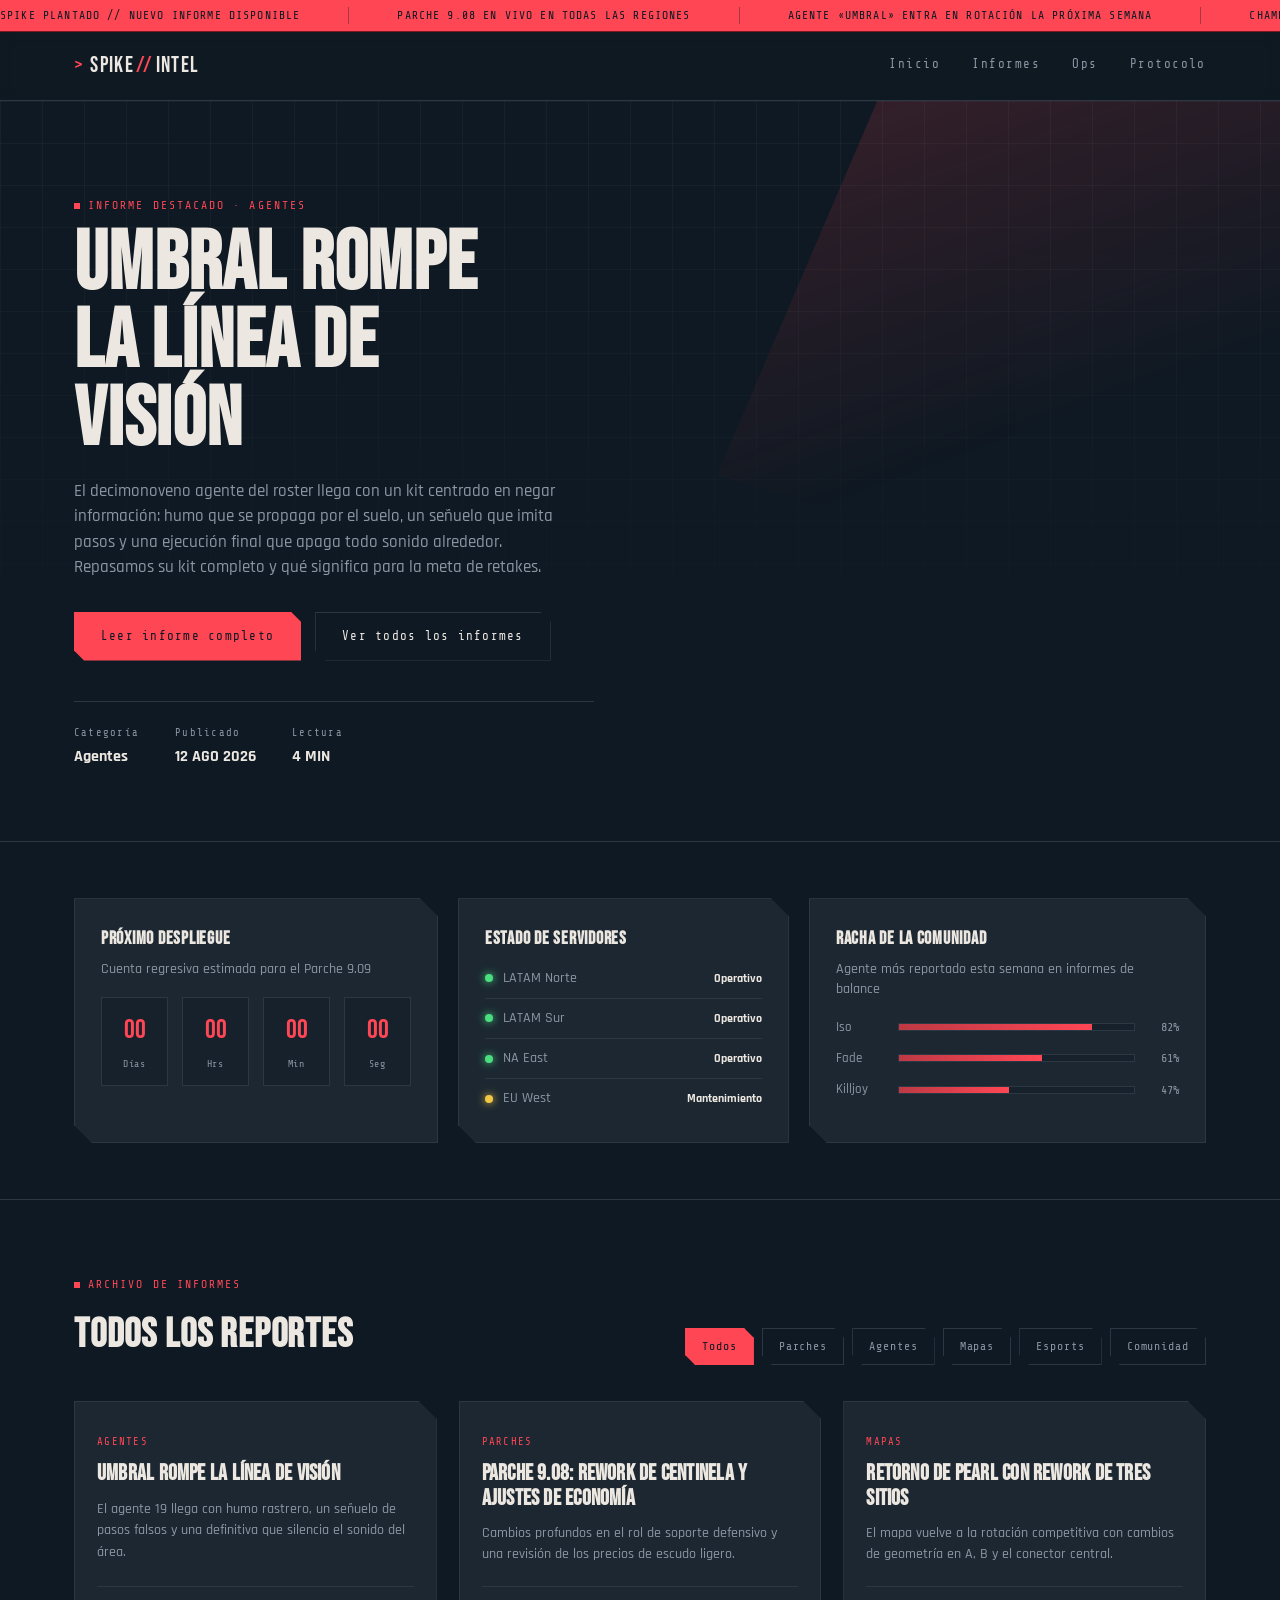
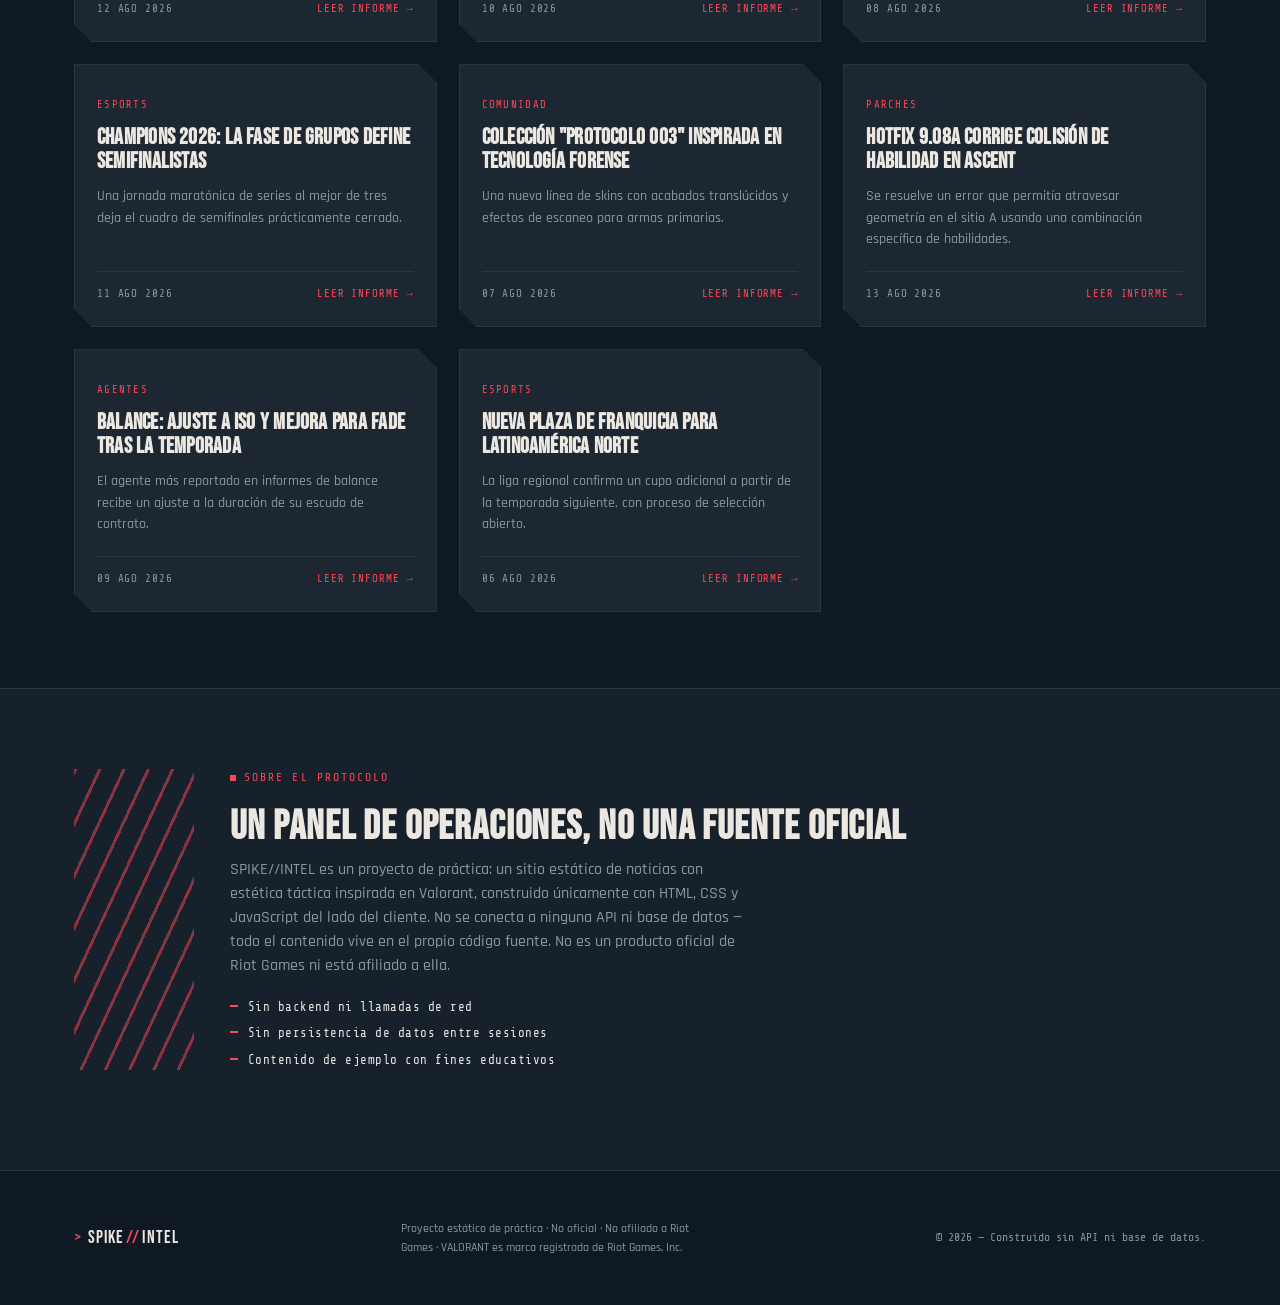
<file: index.html>
<!DOCTYPE html>
<html lang="es">
<head>
<meta charset="UTF-8">
<meta name="viewport" content="width=device-width, initial-scale=1.0">
<title>SPIKE//INTEL — Reportes tácticos de Valorant</title>
<meta name="description" content="Informes no oficiales sobre parches, agentes, mapas y esports de Valorant.">
<link rel="preconnect" href="https://fonts.googleapis.com">
<link rel="preconnect" href="https://fonts.gstatic.com" crossorigin>
<link href="https://fonts.googleapis.com/css2?family=Bebas+Neue&family=Rajdhani:wght@400;500;600;700&family=Share+Tech+Mono&display=swap" rel="stylesheet">
<link rel="stylesheet" href="style.css">
</head>
<body>

<!-- TICKER -->
<div class="ticker" aria-hidden="true">
  <div class="ticker__track">
    <span>SPIKE PLANTADO // NUEVO INFORME DISPONIBLE</span>
    <span>PARCHE 9.08 EN VIVO EN TODAS LAS REGIONES</span>
    <span>AGENTE «UMBRAL» ENTRA EN ROTACIÓN LA PRÓXIMA SEMANA</span>
    <span>CHAMPIONS 2026 · FASE DE GRUPOS EN CURSO</span>
    <span>ESTADO DE SERVIDORES: OPERATIVO</span>
    <span>SPIKE PLANTADO // NUEVO INFORME DISPONIBLE</span>
    <span>PARCHE 9.08 EN VIVO EN TODAS LAS REGIONES</span>
    <span>AGENTE «UMBRAL» ENTRA EN ROTACIÓN LA PRÓXIMA SEMANA</span>
    <span>CHAMPIONS 2026 · FASE DE GRUPOS EN CURSO</span>
    <span>ESTADO DE SERVIDORES: OPERATIVO</span>
  </div>
</div>

<!-- HEADER -->
<header class="site-header">
  <div class="wrap site-header__inner">
    <a href="#top" class="logo">
      <span class="logo__mark">&gt;</span>SPIKE<span class="logo__slash">//</span>INTEL
    </a>

    <nav class="nav" id="nav">
      <a href="#hero" class="nav__link">Inicio</a>
      <a href="#feed" class="nav__link">Informes</a>
      <a href="#briefing" class="nav__link">Ops</a>
      <a href="#about" class="nav__link">Protocolo</a>
    </nav>

    <button class="nav-toggle" id="navToggle" aria-label="Abrir menú" aria-expanded="false" aria-controls="nav">
      <span></span><span></span><span></span>
    </button>
  </div>
</header>

<main id="top">

  <!-- HERO -->
  <section class="hero" id="hero">
    <div class="hero__bg" aria-hidden="true">
      <div class="hero__silhouette"></div>
      <div class="hero__grid"></div>
    </div>
    <div class="wrap hero__inner">
      <p class="eyebrow"><span class="eyebrow__dot"></span>INFORME DESTACADO · AGENTES</p>
      <h1 class="hero__title">UMBRAL ROMPE<br>LA LÍNEA DE VISIÓN</h1>
      <p class="hero__excerpt">
        El decimonoveno agente del roster llega con un kit centrado en negar información: humo que se
        propaga por el suelo, un señuelo que imita pasos y una ejecución final que apaga todo sonido
        alrededor. Repasamos su kit completo y qué significa para la meta de retakes.
      </p>
      <div class="hero__actions">
        <button class="btn btn--primary" data-open-article="umbral">Leer informe completo</button>
        <a href="#feed" class="btn btn--ghost">Ver todos los informes</a>
      </div>
      <dl class="hero__meta">
        <div><dt>Categoría</dt><dd>Agentes</dd></div>
        <div><dt>Publicado</dt><dd>12 AGO 2026</dd></div>
        <div><dt>Lectura</dt><dd>4 MIN</dd></div>
      </dl>
    </div>
  </section>

  <!-- BRIEFING STRIP -->
  <section class="briefing" id="briefing">
    <div class="wrap briefing__inner">
      <article class="panel panel--countdown">
        <h2 class="panel__title">Próximo despliegue</h2>
        <p class="panel__sub">Cuenta regresiva estimada para el Parche 9.09</p>
        <div class="countdown" id="countdown" role="timer" aria-live="off">
          <div class="countdown__unit"><span id="cd-days">--</span><label>Días</label></div>
          <div class="countdown__unit"><span id="cd-hours">--</span><label>Hrs</label></div>
          <div class="countdown__unit"><span id="cd-mins">--</span><label>Min</label></div>
          <div class="countdown__unit"><span id="cd-secs">--</span><label>Seg</label></div>
        </div>
      </article>

      <article class="panel panel--status">
        <h2 class="panel__title">Estado de servidores</h2>
        <ul class="status-list">
          <li><span class="dot dot--ok"></span>LATAM Norte <b>Operativo</b></li>
          <li><span class="dot dot--ok"></span>LATAM Sur <b>Operativo</b></li>
          <li><span class="dot dot--ok"></span>NA East <b>Operativo</b></li>
          <li><span class="dot dot--warn"></span>EU West <b>Mantenimiento</b></li>
        </ul>
      </article>

      <article class="panel panel--rank">
        <h2 class="panel__title">Racha de la comunidad</h2>
        <p class="panel__sub">Agente más reportado esta semana en informes de balance</p>
        <div class="rankbar">
          <span class="rankbar__label">Iso</span>
          <div class="rankbar__track"><div class="rankbar__fill" style="--v:82%"></div></div>
          <span class="rankbar__val">82%</span>
        </div>
        <div class="rankbar">
          <span class="rankbar__label">Fade</span>
          <div class="rankbar__track"><div class="rankbar__fill" style="--v:61%"></div></div>
          <span class="rankbar__val">61%</span>
        </div>
        <div class="rankbar">
          <span class="rankbar__label">Killjoy</span>
          <div class="rankbar__track"><div class="rankbar__fill" style="--v:47%"></div></div>
          <span class="rankbar__val">47%</span>
        </div>
      </article>
    </div>
  </section>

  <!-- FEED -->
  <section class="feed" id="feed">
    <div class="wrap">
      <div class="feed__head">
        <div>
          <p class="eyebrow"><span class="eyebrow__dot"></span>ARCHIVO DE INFORMES</p>
          <h2 class="section-title">Todos los reportes</h2>
        </div>
        <div class="filters" id="filters" role="tablist" aria-label="Filtrar por categoría">
          <button class="filter is-active" data-filter="todos">Todos</button>
          <button class="filter" data-filter="parche">Parches</button>
          <button class="filter" data-filter="agentes">Agentes</button>
          <button class="filter" data-filter="mapas">Mapas</button>
          <button class="filter" data-filter="esports">Esports</button>
          <button class="filter" data-filter="comunidad">Comunidad</button>
        </div>
      </div>

      <div class="grid" id="grid"><!-- generado por script.js --></div>
    </div>
  </section>

  <!-- ABOUT / PROTOCOLO -->
  <section class="about" id="about">
    <div class="wrap about__inner">
      <div class="about__slash" aria-hidden="true"></div>
      <div>
        <p class="eyebrow"><span class="eyebrow__dot"></span>SOBRE EL PROTOCOLO</p>
        <h2 class="section-title">Un panel de operaciones, no una fuente oficial</h2>
        <p class="about__text">
          SPIKE//INTEL es un proyecto de práctica: un sitio estático de noticias con estética táctica
          inspirada en Valorant, construido únicamente con HTML, CSS y JavaScript del lado del cliente.
          No se conecta a ninguna API ni base de datos — todo el contenido vive en el propio código
          fuente. No es un producto oficial de Riot Games ni está afiliado a ella.
        </p>
        <ul class="about__list">
          <li>Sin backend ni llamadas de red</li>
          <li>Sin persistencia de datos entre sesiones</li>
          <li>Contenido de ejemplo con fines educativos</li>
        </ul>
      </div>
    </div>
  </section>

</main>

<!-- MODAL -->
<div class="modal" id="modal" aria-hidden="true">
  <div class="modal__backdrop" data-close-article></div>
  <div class="modal__panel" role="dialog" aria-modal="true" aria-labelledby="modalTitle">
    <button class="modal__close" data-close-article aria-label="Cerrar informe">&times;</button>
    <p class="eyebrow" id="modalTag"><span class="eyebrow__dot"></span>CATEGORÍA</p>
    <h3 class="modal__title" id="modalTitle">Título</h3>
    <p class="modal__meta" id="modalMeta">Fecha · Lectura</p>
    <div class="modal__body" id="modalBody"></div>
  </div>
</div>

<footer class="site-footer">
  <div class="wrap site-footer__inner">
    <p class="logo logo--footer"><span class="logo__mark">&gt;</span>SPIKE<span class="logo__slash">//</span>INTEL</p>
    <p class="site-footer__note">
      Proyecto estático de práctica · No oficial · No afiliado a Riot Games · VALORANT es marca registrada de Riot Games, Inc.
    </p>
    <p class="site-footer__copy">© 2026 — Construido sin API ni base de datos.</p>
  </div>
</footer>

<script src="script.js"></script>
</body>
</html>
</file>
<file: style.css>
/* =========================================================
   SPIKE//INTEL — design tokens
========================================================= */
:root{
  --void:        #0F1923;
  --void-2:      #16212C;
  --panel:       #1C2731;
  --line:        #2B3844;
  --ash:         #ECE8E1;
  --steel:       #8A96A3;
  --red:         #FF4655;
  --red-dim:     #BD3944;
  --ok:          #4ADE80;
  --warn:        #F2C744;

  --font-display: 'Bebas Neue', 'Rajdhani', sans-serif;
  --font-body:    'Rajdhani', 'Segoe UI', sans-serif;
  --font-mono:    'Share Tech Mono', monospace;

  --wrap: 1180px;
  --edge: polygon(0 0, calc(100% - 18px) 0, 100% 18px, 100% 100%, 18px 100%, 0 calc(100% - 18px));
  --edge-sm: polygon(0 0, calc(100% - 10px) 0, 100% 10px, 100% 100%, 10px 100%, 0 calc(100% - 10px));
}

*,*::before,*::after{ box-sizing:border-box; }
html{ scroll-behavior:smooth; }
body{
  margin:0;
  background:var(--void);
  color:var(--ash);
  font-family:var(--font-body);
  font-weight:500;
  line-height:1.5;
  -webkit-font-smoothing:antialiased;
}
img{ max-width:100%; display:block; }
a{ color:inherit; text-decoration:none; }
ul{ list-style:none; margin:0; padding:0; }
button{ font:inherit; cursor:pointer; }

.wrap{
  max-width:var(--wrap);
  margin-inline:auto;
  padding-inline:24px;
}

:focus-visible{
  outline:2px solid var(--red);
  outline-offset:3px;
}

.eyebrow{
  display:flex; align-items:center; gap:8px;
  font-family:var(--font-mono);
  font-size:.72rem;
  letter-spacing:.18em;
  color:var(--red);
  margin:0 0 10px;
}
.eyebrow__dot{
  width:6px; height:6px; background:var(--red);
  display:inline-block;
  animation:pulse 1.8s ease-in-out infinite;
}
@keyframes pulse{
  0%,100%{ opacity:1; transform:scale(1); }
  50%{ opacity:.35; transform:scale(1.4); }
}

.section-title{
  font-family:var(--font-display);
  font-size:clamp(1.9rem, 3.2vw, 2.6rem);
  letter-spacing:.02em;
  margin:0;
  text-transform:uppercase;
}

/* =========================================================
   TICKER
========================================================= */
.ticker{
  background:var(--red);
  color:var(--void);
  overflow:hidden;
  white-space:nowrap;
  border-bottom:1px solid #7c1720;
}
.ticker__track{
  display:inline-flex;
  gap:48px;
  padding:7px 0;
  font-family:var(--font-mono);
  font-size:.72rem;
  letter-spacing:.1em;
  animation:scroll-left 32s linear infinite;
}
.ticker__track span{ padding-right:48px; border-right:1px solid rgba(15,25,35,.35); }
.ticker__track span:last-child{ border-right:none; }
@keyframes scroll-left{
  from{ transform:translateX(0); }
  to{ transform:translateX(-50%); }
}

/* =========================================================
   HEADER
========================================================= */
.site-header{
  position:sticky; top:0; z-index:40;
  background:rgba(15,25,35,.92);
  backdrop-filter:blur(6px);
  border-bottom:1px solid var(--line);
}
.site-header__inner{
  display:flex; align-items:center; justify-content:space-between;
  height:68px;
}
.logo{
  font-family:var(--font-display);
  font-size:1.4rem;
  letter-spacing:.06em;
  display:flex; align-items:baseline; gap:2px;
}
.logo__mark{ color:var(--red); margin-right:4px; }
.logo__slash{ color:var(--red); }

.nav{ display:flex; gap:32px; }
.nav__link{
  font-family:var(--font-mono);
  font-size:.78rem;
  letter-spacing:.12em;
  color:var(--steel);
  position:relative;
  padding-bottom:4px;
  transition:color .2s ease;
}
.nav__link::after{
  content:"";
  position:absolute; left:0; bottom:0;
  width:0; height:2px; background:var(--red);
  transition:width .25s ease;
}
.nav__link:hover{ color:var(--ash); }
.nav__link:hover::after{ width:100%; }

.nav-toggle{
  display:none;
  flex-direction:column; gap:5px;
  background:none; border:none; padding:8px;
}
.nav-toggle span{
  width:22px; height:2px; background:var(--ash);
  transition:transform .25s ease, opacity .25s ease;
}
.nav-toggle.is-open span:nth-child(1){ transform:translateY(7px) rotate(45deg); }
.nav-toggle.is-open span:nth-child(2){ opacity:0; }
.nav-toggle.is-open span:nth-child(3){ transform:translateY(-7px) rotate(-45deg); }

/* =========================================================
   HERO
========================================================= */
.hero{
  position:relative;
  padding:96px 0 72px;
  overflow:hidden;
  border-bottom:1px solid var(--line);
}
.hero__bg{ position:absolute; inset:0; z-index:0; }
.hero__grid{
  position:absolute; inset:0;
  background-image:
    linear-gradient(rgba(236,232,225,.045) 1px, transparent 1px),
    linear-gradient(90deg, rgba(236,232,225,.045) 1px, transparent 1px);
  background-size:42px 42px;
  mask-image:linear-gradient(to bottom, black, transparent 85%);
}
.hero__silhouette{
  position:absolute;
  right:-6%; top:-10%;
  width:640px; height:640px;
  background:linear-gradient(160deg, var(--red-dim) 0%, transparent 60%);
  clip-path:polygon(30% 0%, 100% 0%, 100% 100%, 0% 70%);
  opacity:.28;
  filter:blur(2px);
}
.hero__inner{ position:relative; z-index:1; }
.hero__title{
  font-family:var(--font-display);
  font-size:clamp(2.6rem, 7vw, 5.2rem);
  line-height:.94;
  letter-spacing:.01em;
  margin:0 0 20px;
  text-transform:uppercase;
  max-width:14ch;
}
.hero__excerpt{
  max-width:56ch;
  color:var(--steel);
  font-size:1.05rem;
  margin:0 0 32px;
}
.hero__actions{ display:flex; gap:14px; flex-wrap:wrap; margin-bottom:40px; }

.btn{
  font-family:var(--font-mono);
  font-size:.78rem;
  letter-spacing:.1em;
  padding:14px 26px;
  border:1px solid transparent;
  clip-path:var(--edge-sm);
  transition:transform .15s ease, background .2s ease, color .2s ease;
}
.btn--primary{ background:var(--red); color:var(--void); }
.btn--primary:hover{ background:#ff5c69; transform:translateY(-2px); }
.btn--ghost{ background:transparent; color:var(--ash); border-color:var(--line); }
.btn--ghost:hover{ border-color:var(--red); color:var(--red); transform:translateY(-2px); }

.hero__meta{
  display:flex; gap:36px;
  margin:0; padding-top:24px;
  border-top:1px solid var(--line);
  max-width:520px;
}
.hero__meta dt{
  font-family:var(--font-mono);
  font-size:.65rem; letter-spacing:.12em;
  color:var(--steel); margin-bottom:4px;
}
.hero__meta dd{ margin:0; font-weight:700; }

/* =========================================================
   BRIEFING PANELS
========================================================= */
.briefing{ padding:56px 0; border-bottom:1px solid var(--line); }
.briefing__inner{
  display:grid;
  grid-template-columns:1.1fr 1fr 1.2fr;
  gap:20px;
}
.panel{
  background:var(--panel);
  border:1px solid var(--line);
  clip-path:var(--edge);
  padding:26px 26px 24px;
  position:relative;
}
.panel__title{
  font-family:var(--font-display);
  font-size:1.15rem;
  letter-spacing:.04em;
  text-transform:uppercase;
  margin:0 0 6px;
}
.panel__sub{ color:var(--steel); font-size:.85rem; margin:0 0 18px; }

.countdown{ display:flex; gap:14px; }
.countdown__unit{
  flex:1;
  background:var(--void-2);
  border:1px solid var(--line);
  text-align:center;
  padding:12px 4px 10px;
}
.countdown__unit span{
  display:block;
  font-family:var(--font-display);
  font-size:1.7rem;
  color:var(--red);
}
.countdown__unit label{
  font-family:var(--font-mono);
  font-size:.62rem;
  letter-spacing:.1em;
  color:var(--steel);
}

.status-list li{
  display:flex; align-items:center; gap:10px;
  padding:9px 0;
  border-bottom:1px solid var(--line);
  font-size:.88rem;
  color:var(--steel);
}
.status-list li:last-child{ border-bottom:none; }
.status-list b{ margin-left:auto; color:var(--ash); font-weight:700; font-size:.78rem; }
.dot{ width:8px; height:8px; border-radius:50%; flex-shrink:0; }
.dot--ok{ background:var(--ok); box-shadow:0 0 8px var(--ok); }
.dot--warn{ background:var(--warn); box-shadow:0 0 8px var(--warn); }

.rankbar{ display:flex; align-items:center; gap:10px; margin-bottom:12px; }
.rankbar:last-child{ margin-bottom:0; }
.rankbar__label{ width:52px; font-size:.8rem; color:var(--steel); flex-shrink:0; }
.rankbar__track{ flex:1; height:8px; background:var(--void-2); border:1px solid var(--line); }
.rankbar__fill{
  height:100%; width:var(--v);
  background:linear-gradient(90deg, var(--red-dim), var(--red));
}
.rankbar__val{ width:34px; text-align:right; font-family:var(--font-mono); font-size:.75rem; color:var(--steel); }

/* =========================================================
   FEED / FILTERS / GRID
========================================================= */
.feed{ padding:76px 0; }
.feed__head{
  display:flex; justify-content:space-between; align-items:flex-end;
  gap:24px; flex-wrap:wrap;
  margin-bottom:36px;
}
.filters{ display:flex; gap:8px; flex-wrap:wrap; }
.filter{
  background:transparent;
  border:1px solid var(--line);
  color:var(--steel);
  font-family:var(--font-mono);
  font-size:.72rem;
  letter-spacing:.08em;
  padding:9px 16px;
  clip-path:var(--edge-sm);
  transition:all .18s ease;
}
.filter:hover{ color:var(--ash); border-color:var(--steel); }
.filter.is-active{ background:var(--red); color:var(--void); border-color:var(--red); }

.grid{
  display:grid;
  grid-template-columns:repeat(3, 1fr);
  gap:22px;
}
.card{
  background:var(--panel);
  border:1px solid var(--line);
  clip-path:var(--edge);
  padding:22px 22px 24px;
  display:flex; flex-direction:column;
  cursor:pointer;
  position:relative;
  transition:transform .2s ease, border-color .2s ease, background .2s ease;
}
.card::before{
  content:"";
  position:absolute; inset:0;
  background:linear-gradient(180deg, rgba(255,70,85,0) 0%, rgba(255,70,85,.06) 100%);
  opacity:0;
  transition:opacity .2s ease;
  pointer-events:none;
}
.card:hover{ transform:translateY(-4px); border-color:var(--red-dim); background:#20303b; }
.card:hover::before{ opacity:1; }
.card__tag{
  font-family:var(--font-mono);
  font-size:.66rem;
  letter-spacing:.12em;
  color:var(--red);
  margin-bottom:12px;
}
.card__title{
  font-family:var(--font-display);
  font-size:1.4rem;
  letter-spacing:.01em;
  line-height:1.08;
  text-transform:uppercase;
  margin:0 0 12px;
}
.card__excerpt{
  color:var(--steel);
  font-size:.9rem;
  margin:0 0 20px;
  flex-grow:1;
}
.card__foot{
  display:flex; justify-content:space-between; align-items:center;
  font-family:var(--font-mono);
  font-size:.68rem;
  letter-spacing:.08em;
  color:var(--steel);
  border-top:1px solid var(--line);
  padding-top:14px;
}
.card__read{ color:var(--red); }

.grid__empty{
  grid-column:1/-1;
  text-align:center;
  color:var(--steel);
  font-family:var(--font-mono);
  padding:48px 0;
  letter-spacing:.08em;
}

/* =========================================================
   ABOUT
========================================================= */
.about{ padding:80px 0 100px; border-top:1px solid var(--line); background:var(--void-2); }
.about__inner{
  display:grid;
  grid-template-columns:120px 1fr;
  gap:36px;
  align-items:start;
}
.about__slash{
  height:100%;
  min-height:180px;
  background:repeating-linear-gradient(
    115deg, var(--red) 0 3px, transparent 3px 22px
  );
  opacity:.5;
}
.about__text{ color:var(--steel); max-width:64ch; font-size:1rem; margin:0 0 20px; }
.about__list{ display:flex; flex-direction:column; gap:8px; }
.about__list li{
  font-family:var(--font-mono);
  font-size:.78rem;
  letter-spacing:.04em;
  color:var(--ash);
  padding-left:18px;
  position:relative;
}
.about__list li::before{
  content:"";
  position:absolute; left:0; top:7px;
  width:8px; height:2px;
  background:var(--red);
}

/* =========================================================
   MODAL
========================================================= */
.modal{
  position:fixed; inset:0; z-index:100;
  display:flex; align-items:center; justify-content:center;
  padding:24px;
  opacity:0; pointer-events:none;
  transition:opacity .22s ease;
}
.modal.is-open{ opacity:1; pointer-events:auto; }
.modal__backdrop{
  position:absolute; inset:0;
  background:rgba(6,10,14,.82);
  backdrop-filter:blur(3px);
}
.modal__panel{
  position:relative;
  background:var(--panel);
  border:1px solid var(--line);
  clip-path:var(--edge);
  max-width:640px; width:100%;
  max-height:82vh; overflow-y:auto;
  padding:40px 40px 36px;
  transform:translateY(16px);
  transition:transform .22s ease;
}
.modal.is-open .modal__panel{ transform:translateY(0); }
.modal__close{
  position:absolute; top:18px; right:20px;
  background:none; border:none;
  color:var(--steel); font-size:1.6rem; line-height:1;
  transition:color .2s ease;
}
.modal__close:hover{ color:var(--red); }
.modal__title{
  font-family:var(--font-display);
  font-size:clamp(1.6rem,3vw,2.1rem);
  text-transform:uppercase;
  margin:0 0 8px;
  max-width:22ch;
}
.modal__meta{
  font-family:var(--font-mono);
  font-size:.72rem;
  letter-spacing:.08em;
  color:var(--steel);
  margin:0 0 24px;
  padding-bottom:20px;
  border-bottom:1px solid var(--line);
}
.modal__body p{ color:var(--ash); font-size:.98rem; margin:0 0 16px; }
.modal__body p:last-child{ margin-bottom:0; }

/* =========================================================
   FOOTER
========================================================= */
.site-footer{ border-top:1px solid var(--line); padding:36px 0; }
.site-footer__inner{
  display:flex; flex-wrap:wrap; align-items:center; justify-content:space-between; gap:12px;
}
.logo--footer{ font-size:1.1rem; }
.site-footer__note{ color:var(--steel); font-size:.78rem; max-width:52ch; }
.site-footer__copy{ color:var(--steel); font-size:.72rem; font-family:var(--font-mono); }

/* =========================================================
   RESPONSIVE
========================================================= */
@media (max-width:960px){
  .briefing__inner{ grid-template-columns:1fr; }
  .grid{ grid-template-columns:repeat(2,1fr); }
  .about__inner{ grid-template-columns:1fr; }
  .about__slash{ display:none; }
}

@media (max-width:720px){
  .nav{
    position:fixed; top:68px; left:0; right:0;
    background:var(--void);
    border-bottom:1px solid var(--line);
    flex-direction:column; gap:0;
    max-height:0; overflow:hidden;
    transition:max-height .3s ease;
  }
  .nav.is-open{ max-height:320px; }
  .nav__link{ padding:16px 24px; border-bottom:1px solid var(--line); }
  .nav__link::after{ display:none; }
  .nav-toggle{ display:flex; }

  .grid{ grid-template-columns:1fr; }
  .feed__head{ flex-direction:column; align-items:flex-start; }
  .hero{ padding:64px 0 48px; }
  .modal__panel{ padding:32px 24px 28px; }
}

@media (prefers-reduced-motion: reduce){
  *{ animation-duration:.001ms !important; animation-iteration-count:1 !important; transition-duration:.001ms !important; }
  html{ scroll-behavior:auto; }
}
</file>
